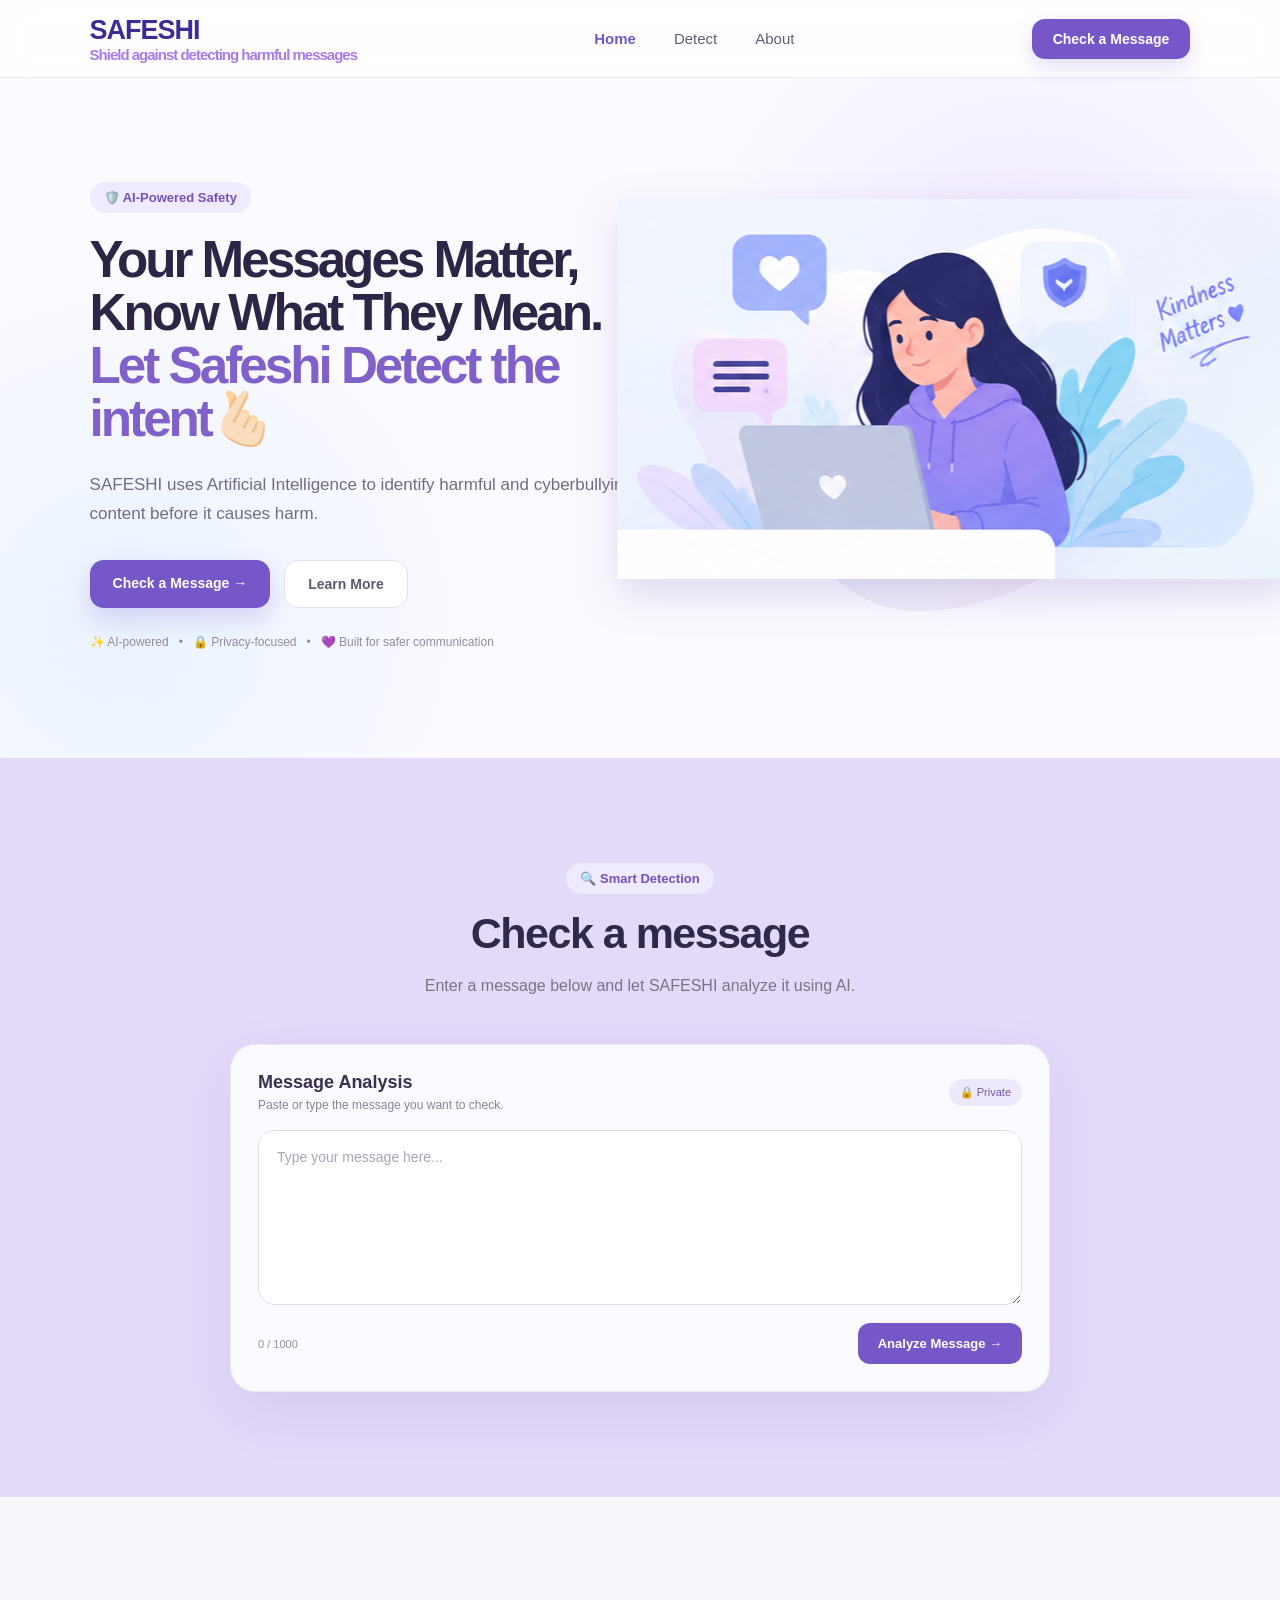
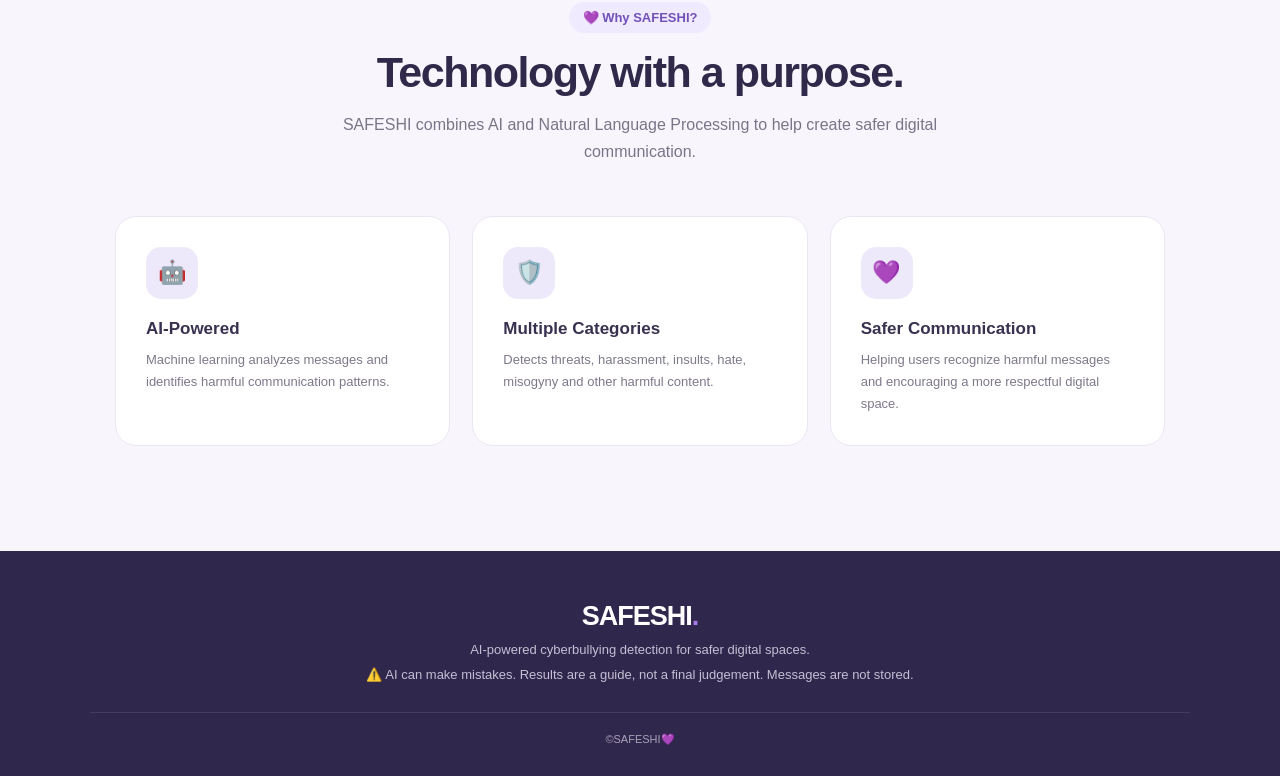
<file: index.html>
<!DOCTYPE html>
<html lang="en">
<head>
    <meta charset="UTF-8">
    <meta name="viewport" content="width=device-width, initial-scale=1.0">

    <title>SAFESHI — AI Cyberbullying Detection</title>

    <link rel="stylesheet" href="frontend/safeshi.css">
</head>

<body>

    <!-- NAVBAR -->
    <header class="navbar">
        <div class="logo">
            SAFESHI<span></span><br>
           <h6>Shield against detecting harmful messages</h6>
            
        </div>

        <nav>
            <a href="#home">Home</a>
            <a href="#detect">Detect</a>
            <a href="#about">About</a>
        </nav>

        <a href="#detect" class="nav-button">
            Check a Message
        </a>
    </header>


    <!-- HERO SECTION -->
    <section class="hero" id="home">

        <div class="hero-content">

            <div class="tag">
                🛡️ AI-Powered Safety
            </div>

            <h1>
                Your Messages Matter,<br>
                Know What They Mean.
                <span>Let Safeshi Detect the intent🫰🏻</span>
            
            </h1>

            <p>
                SAFESHI uses Artificial Intelligence to identify
                harmful and cyberbullying content before it causes harm.
            </p>

            <div class="hero-buttons">
                <a href="#detect" class="primary-button">
                    Check a Message →
                </a>

                <a href="#about" class="secondary-button">
                    Learn More
                </a>
            </div>

            <div class="trust-text">
                ✨ AI-powered &nbsp; • &nbsp; 🔒 Privacy-focused &nbsp; • &nbsp; 💜 Built for safer communication
            </div>

        </div>


        <!-- HERO ILLUSTRATION -->
        <div class="hero-visual">

            <div class="blob"></div>

            

            <div class="illustration">
                <div class="shield">
                    <div class="hero-image">
                    <img
                    src="frontend/girl_illustration.png"
                    alt="Girl using laptop for safer online communication">
                    </div>
                </div>
            </div>



            
            

        

    </section>


    <!-- DETECTION SECTION -->
    <section class="detect-section" id="detect">

        <div class="section-heading">

            <div class="tag">
                🔍 Smart Detection
            </div>

            <h2>
                Check a message
            </h2>

            <p>
                Enter a message below and let SAFESHI analyze
                it using AI.
            </p>

        </div>


        <div class="detector-card">

            <div class="input-header">
                <div>
                    <h3>Message Analysis</h3>
                    <p>Paste or type the message you want to check.</p>
                </div>

                <span class="secure-badge">
                    🔒 Private
                </span>
            </div>


            <textarea
                id="messageInput"
                placeholder="Type your message here..."
                maxlength="1000"
            ></textarea>


            <div class="input-footer">

                <span id="characterCount">
                    0 / 1000
                </span>

                <button id="detectButton">
                    Analyze Message →
                </button>

            </div>


            <!-- RESULT -->
            <div id="resultCard" class="result-card hidden">

                <div class="result-icon" id="resultIcon">
                    ✓
                </div>

                <div class="result-content">

                    <span class="result-label">
                        Detection Result
                    </span>

                    <h3 id="resultCategory">
                        Non-Bullying
                    </h3>

                    <p id="resultConfidence">
                        Confidence: 0%
                    </p>

                </div>

            </div>

        </div>

    </section>


    <!-- FEATURES -->
    <section class="features" id="about">

        <div class="section-heading">

            <div class="tag">
                💜 Why SAFESHI?
            </div>

            <h2>
                Technology with a purpose.
            </h2>

            <p>
                SAFESHI combines AI and Natural Language Processing
                to help create safer digital communication.
            </p>

        </div>


        <div class="feature-grid">

            <div class="feature-card">
                <div class="feature-icon">🤖</div>

                <h3>AI-Powered</h3>

                <p>
                    Machine learning analyzes messages and
                    identifies harmful communication patterns.
                </p>
            </div>


            <div class="feature-card">
                <div class="feature-icon">🛡️</div>

                <h3>Multiple Categories</h3>

                <p>
                    Detects threats, harassment, insults,
                    hate, misogyny and other harmful content.
                </p>
            </div>


            <div class="feature-card">
                <div class="feature-icon">💜</div>

                <h3>Safer Communication</h3>

                <p>
                    Helping users recognize harmful messages
                    and encouraging a more respectful digital space.
                </p>
            </div>

        </div>

    </section>


    <!-- FOOTER -->
    <footer>

        <div class="footer-logo">
            SAFESHI<span>.</span>
        </div>

        <p>
            AI-powered cyberbullying detection for safer digital spaces.
        </p>
        <p>⚠️ AI can make mistakes. Results are a guide, not a final judgement. Messages are not stored.</p>

        <div class="footer-bottom">
            ©SAFESHI💜
        </div>

    </footer>


    <script src="frontend/safeshi.js"></script>

</body>
</html>
</file>
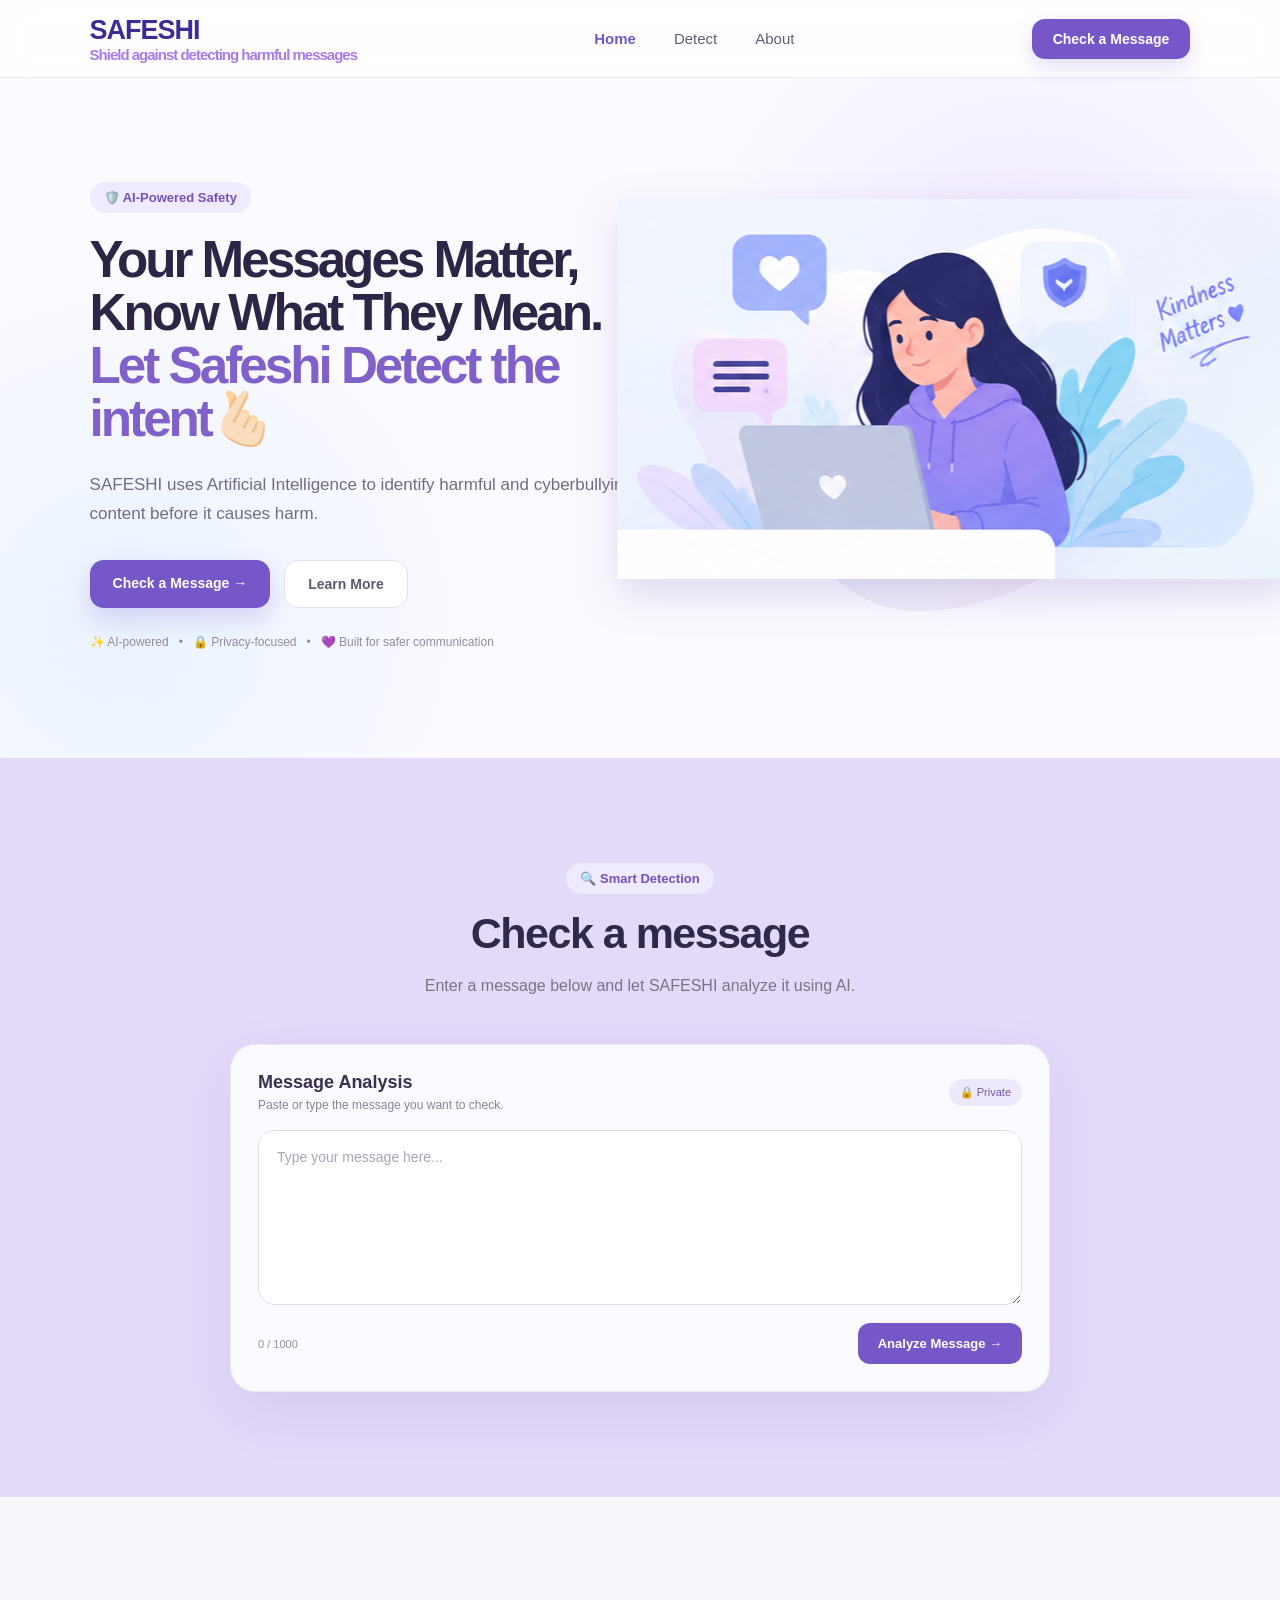
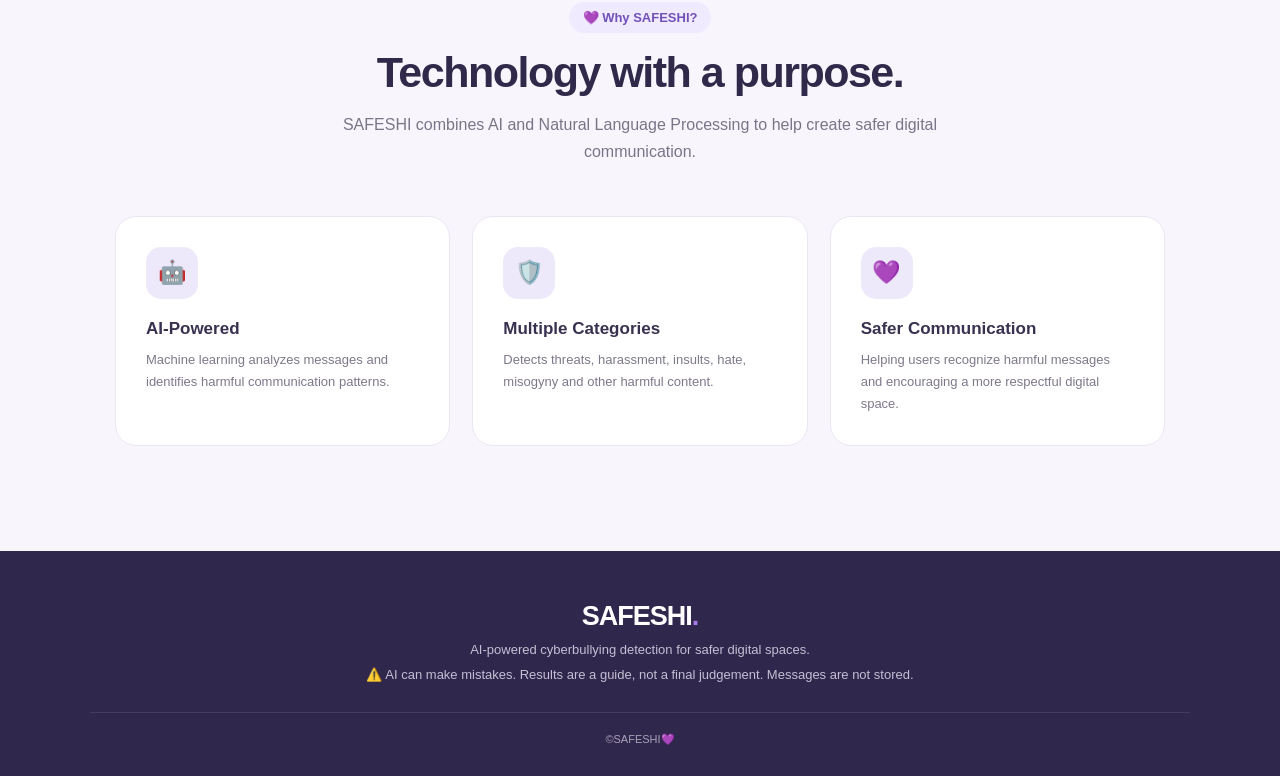
<file: frontend/safeshi.html>
<!DOCTYPE html>
<html lang="en">
<head>
    <meta charset="UTF-8">
    <meta name="viewport" content="width=device-width, initial-scale=1.0">

    <title>SAFESHI — AI Cyberbullying Detection</title>

    <link rel="stylesheet" href="safeshi.css">
</head>

<body>

    <!-- NAVBAR -->
    <header class="navbar">
        <div class="logo">
            SAFESHI<span></span><br>
           <h6>Shield against detecting harmful messages</h6>
            
        </div>

        <nav>
            <a href="#home">Home</a>
            <a href="#detect">Detect</a>
            <a href="#about">About</a>
        </nav>

        <a href="#detect" class="nav-button">
            Check a Message
        </a>
    </header>


    <!-- HERO SECTION -->
    <section class="hero" id="home">

        <div class="hero-content">

            <div class="tag">
                🛡️ AI-Powered Safety
            </div>

            <h1>
                Your Messages Matter,<br>
                Know What They Mean.
                <span>Let Safeshi Detect the intent🫰🏻</span>
            
            </h1>

            <p>
                SAFESHI uses Artificial Intelligence to identify
                harmful and cyberbullying content before it causes harm.
            </p>

            <div class="hero-buttons">
                <a href="#detect" class="primary-button">
                    Check a Message →
                </a>

                <a href="#about" class="secondary-button">
                    Learn More
                </a>
            </div>

            <div class="trust-text">
                ✨ AI-powered &nbsp; • &nbsp; 🔒 Privacy-focused &nbsp; • &nbsp; 💜 Built for safer communication
            </div>

        </div>


        <!-- HERO ILLUSTRATION -->
        <div class="hero-visual">

            <div class="blob"></div>

            

            <div class="illustration">
                <div class="shield">
                    <div class="hero-image">
                    <img
                    src="girl_illustration.png"
                    alt="Girl using laptop for safer online communication">
                    </div>
                </div>
            </div>



            
            

        

    </section>


    <!-- DETECTION SECTION -->
    <section class="detect-section" id="detect">

        <div class="section-heading">

            <div class="tag">
                🔍 Smart Detection
            </div>

            <h2>
                Check a message
            </h2>

            <p>
                Enter a message below and let SAFESHI analyze
                it using AI.
            </p>

        </div>


        <div class="detector-card">

            <div class="input-header">
                <div>
                    <h3>Message Analysis</h3>
                    <p>Paste or type the message you want to check.</p>
                </div>

                <span class="secure-badge">
                    🔒 Private
                </span>
            </div>


            <textarea
                id="messageInput"
                placeholder="Type your message here..."
                maxlength="1000"
            ></textarea>


            <div class="input-footer">

                <span id="characterCount">
                    0 / 1000
                </span>

                <button id="detectButton">
                    Analyze Message →
                </button>

            </div>


            <!-- RESULT -->
            <div id="resultCard" class="result-card hidden">

                <div class="result-icon" id="resultIcon">
                    ✓
                </div>

                <div class="result-content">

                    <span class="result-label">
                        Detection Result
                    </span>

                    <h3 id="resultCategory">
                        Non-Bullying
                    </h3>

                    <p id="resultConfidence">
                        Confidence: 0%
                    </p>

                </div>

            </div>

        </div>

    </section>


    <!-- FEATURES -->
    <section class="features" id="about">

        <div class="section-heading">

            <div class="tag">
                💜 Why SAFESHI?
            </div>

            <h2>
                Technology with a purpose.
            </h2>

            <p>
                SAFESHI combines AI and Natural Language Processing
                to help create safer digital communication.
            </p>

        </div>


        <div class="feature-grid">

            <div class="feature-card">
                <div class="feature-icon">🤖</div>

                <h3>AI-Powered</h3>

                <p>
                    Machine learning analyzes messages and
                    identifies harmful communication patterns.
                </p>
            </div>


            <div class="feature-card">
                <div class="feature-icon">🛡️</div>

                <h3>Multiple Categories</h3>

                <p>
                    Detects threats, harassment, insults,
                    hate, misogyny and other harmful content.
                </p>
            </div>


            <div class="feature-card">
                <div class="feature-icon">💜</div>

                <h3>Safer Communication</h3>

                <p>
                    Helping users recognize harmful messages
                    and encouraging a more respectful digital space.
                </p>
            </div>

        </div>

    </section>


    <!-- FOOTER -->
    <footer>

        <div class="footer-logo">
            SAFESHI<span>.</span>
        </div>

        <p>
            AI-powered cyberbullying detection for safer digital spaces.
        </p>
        <p>⚠️ AI can make mistakes. Results are a guide, not a final judgement. Messages are not stored.</p>

        <div class="footer-bottom">
            ©SAFESHI💜
        </div>

    </footer>


    <script src="safeshi.js"></script>

</body>
</html>
</file>
<file: frontend/safeshi.css>
/* ================================
   SAFESHI — MAIN STYLES
================================ */

* {
    margin: 0;
    padding: 0;
    box-sizing: border-box;
}

html {
    scroll-behavior: smooth;
}

body {
    font-family: "Segoe UI", Arial, sans-serif;
    background: #fbfaff;
    color: #25213b;
    overflow-x: hidden;
}


/* ================================
   NAVBAR
================================ */

.navbar {
    width: 100%;
    height: 78px;
    padding: 0 7%;
    display: flex;
    align-items: center;
    justify-content: space-between;
    background: rgba(255, 255, 255, 0.82);
    backdrop-filter: blur(15px);
    position: sticky;
    top: 0;
    z-index: 100;
    border-bottom: 1px solid #eeeaf7;
}

.logo,
.footer-logo {
    font-size: 27px;
    font-weight: 800;
    letter-spacing: -1px;
    color: #3f2b95;
}

.logo span,
.footer-logo span {
    color: #a879e8;
   
}


.logo h6 {
    /* styles here */
    font-size: 15px;
    color: #a879e8;
    
}

.navbar nav {
    display: flex;
    gap: 38px;
}

.navbar nav a {
    text-decoration: none;
    color: #625d75;
    font-size: 15px;
    font-weight: 500;
    transition: 0.3s;
}

.navbar nav a:hover {
    color: #8060c8;
}

.nav-button {
    text-decoration: none;
    background: #7657c8;
    color: white;
    padding: 12px 21px;
    border-radius: 13px;
    font-size: 14px;
    font-weight: 600;
    box-shadow: 0 8px 20px rgba(118, 87, 200, 0.2);
    transition: 0.3s;
}

.nav-button:hover {
    transform: translateY(-2px);
    box-shadow: 0 12px 25px rgba(118, 87, 200, 0.28);
}


/* ================================
   HERO
================================ */

.hero {
    min-height: 680px;
    padding: 75px 7% 80px;
    display: flex;
    align-items: center;
    justify-content: space-between;
    gap: 60px;
    position: relative;
    overflow: hidden;
    background:
        radial-gradient(circle at 80% 35%, #eee5ff 0%, transparent 30%),
        radial-gradient(circle at 10% 80%, #e9f3ff 0%, transparent 27%),
        #fbfaff;
}

.hero-content {
    width: 52%;
    position: relative;
    z-index: 2;
}

.tag {
    display: inline-flex;
    align-items: center;
    gap: 7px;
    padding: 8px 14px;
    border-radius: 30px;
    background: #f0eaff;
    color: #7252b7;
    font-size: 13px;
    font-weight: 600;
    margin-bottom: 20px;
}

.hero h1 {
    font-size: clamp(40px, 4vw, 65px);
    line-height: 1.04;
    letter-spacing: -3px;
    color: #2c2545;
    max-width: 600px;
}

.hero h1 span {
    display: block;
    color: #8060c9;
}

.hero p {
    margin-top: 25px;
    max-width: 580px;
    color: #716c81;
    font-size: 17px;
    line-height: 1.7;
}

.hero-buttons {
    display: flex;
    gap: 14px;
    margin-top: 32px;
}

.primary-button,
.secondary-button {
    text-decoration: none;
    padding: 15px 23px;
    border-radius: 14px;
    font-size: 14px;
    font-weight: 650;
    transition: 0.3s;
}

.primary-button {
    background: #7657c8;
    color: white;
    box-shadow: 0 10px 25px rgba(118, 87, 200, 0.22);
}

.primary-button:hover {
    transform: translateY(-3px);
}

.secondary-button {
    color: #5e5872;
    background: white;
    border: 1px solid #e5e0f0;
}

.secondary-button:hover {
    border-color: #c7b9e8;
}

.trust-text {
    margin-top: 27px;
    font-size: 12px;
    color: #918b9f;
}


/* ================================
   HERO ILLUSTRATION
================================ */

.hero-visual {
    width: 43%;
    min-height: 460px;
    position: relative;
    display: flex;
    justify-content: center;
    align-items: center;
}

.blob {
    width: 390px;
    height: 390px;
    position: absolute;
    border-radius: 47% 53% 60% 40% / 43% 45% 55% 57%;
    background: linear-gradient(
        145deg,
        #eee4ff,
        #e5efff,
        #f9e7f4
    );
    animation: floatingBlob 7s ease-in-out infinite;
}

@keyframes floatingBlob {
    0%, 100% {
        transform: rotate(0deg) scale(1);
    }

    50% {
        transform: rotate(5deg) scale(1.03);
    }
}

.illustration {
    width: 310px;
    height: 350px;
    position: relative;
    z-index: 2;
}

.shield {
    position: absolute;
    left: 50%;
    top: 75px;
    transform: translateX(-50%);
    width: 135px;
    height: 160px;
    background: linear-gradient(145deg, #9a7de0, #6f55bd);
    display: flex;
    align-items: center;
    justify-content: center;
    font-size: 55px;
    filter: drop-shadow(0 15px 20px rgba(93, 67, 160, 0.18));
}




.head {
    width: 55px;
    height: 55px;
    background: #ffd8c8;
    border-radius: 50%;
    margin: auto;
}

.body {
    width: 88px;
    height: 110px;
    margin-top: 5px;
    border-radius: 45px 45px 15px 15px;
    background: #91a9df;
}

.person-right .body {
    background: #dba2ca;
}

.heart {
    position: absolute;
    z-index: 4;
    left: 50%;
    bottom: 12px;
    transform: translateX(-50%);
    font-size: 35px;
}


/* ================================
   FLOATING CARDS
================================ */

.floating-card {
    position: absolute;
    z-index: 5;
    display: flex;
    align-items: center;
    gap: 10px;
    padding: 13px 16px;
    background: rgba(255, 255, 255, 0.9);
    border: 1px solid rgba(255, 255, 255, 0.8);
    border-radius: 16px;
    box-shadow: 0 15px 35px rgba(79, 61, 126, 0.12);
    backdrop-filter: blur(10px);
}

.floating-card > div {
    display: flex;
    flex-direction: column;
}

.floating-card strong {
    color: #40375c;
    font-size: 12px;
}

.floating-card small {
    color: #918b9f;
    font-size: 10px;
    margin-top: 3px;
}

.card-one {
    top: 75px;
    left: 0;
    animation: floatingCard 4s ease-in-out infinite;
}

.card-two {
    bottom: 55px;
    right: 0;
    animation: floatingCard 4s ease-in-out infinite reverse;
}

@keyframes floatingCard {
    0%, 100% {
        transform: translateY(0);
    }

    50% {
        transform: translateY(-10px);
    }
}


/* ================================
   DETECTION SECTION
================================ */

.detect-section {
    padding: 105px 7%;
    background: #e3d9f9;
}

.section-heading {
    text-align: center;
    max-width: 650px;
    margin: auto;
}

.section-heading .tag {
    margin-bottom: 15px;
}

.section-heading h2 {
    font-size: 43px;
    letter-spacing: -1.5px;
    color: #30294a;
}

.section-heading p {
    margin-top: 14px;
    color: #7a7487;
    line-height: 1.7;
}


/* ================================
   DETECTOR CARD
================================ */

.detector-card {
    max-width: 820px;
    margin: 45px auto 0;
    padding: 27px;
    background: #fbfaff;
    border: 1px solid #ebe6f4;
    border-radius: 25px;
    box-shadow: 0 20px 60px rgba(74, 53, 120, 0.08);
}

.input-header {
    display: flex;
    justify-content: space-between;
    align-items: center;
    margin-bottom: 18px;
}

.input-header h3 {
    color: #38304f;
    font-size: 18px;
}

.input-header p {
    color: #898294;
    font-size: 12px;
    margin-top: 5px;
}

.secure-badge {
    padding: 7px 11px;
    border-radius: 20px;
    background: #eee9fa;
    color: #7157aa;
    font-size: 11px;
}

textarea {
    width: 100%;
    height: 175px;
    resize: vertical;
    border: 1px solid #e2ddec;
    border-radius: 17px;
    padding: 18px;
    font-family: inherit;
    font-size: 14px;
    color: #373147;
    outline: none;
    background: white;
    transition: 0.3s;
}

textarea::placeholder {
    color: #aaa4b4;
}

textarea:focus {
    border-color: #aa91dc;
    box-shadow: 0 0 0 4px #f0ebfb;
}

.input-footer {
    margin-top: 14px;
    display: flex;
    align-items: center;
    justify-content: space-between;
}

#characterCount {
    font-size: 11px;
    color: #9891a2;
}

#detectButton {
    border: none;
    padding: 13px 20px;
    border-radius: 12px;
    background: #7657c8;
    color: white;
    font-size: 13px;
    font-weight: 600;
    cursor: pointer;
    transition: 0.3s;
}

#detectButton:hover {
    background: #6649b4;
    transform: translateY(-2px);
}

#detectButton:disabled {
    opacity: 0.6;
    cursor: not-allowed;
    transform: none;
}


/* ================================
   RESULT CARD
================================ */

.result-card {
    margin-top: 22px;
    padding: 18px;
    border-radius: 17px;
    background: white;
    border: 1px solid #e6e0f0;
    display: flex;
    align-items: center;
    gap: 15px;
}

.result-card.hidden {
    display: none;
}

.result-icon {
    width: 48px;
    height: 48px;
    border-radius: 14px;
    display: flex;
    align-items: center;
    justify-content: center;
    background: #e7f7ee;
    color: #32905a;
    font-size: 20px;
    font-weight: bold;
}

.result-label {
    color: #9992a5;
    font-size: 11px;
}

.result-content h3 {
    margin-top: 3px;
    color: #39314f;
    font-size: 18px;
}

.result-content p {
    margin-top: 4px;
    color: #7d7689;
    font-size: 12px;
}


/* ================================
   FEATURES
================================ */

.features {
    padding: 105px 7%;
    background: #f8f6fc;
}

.feature-grid {
    max-width: 1050px;
    margin: 50px auto 0;
    display: grid;
    grid-template-columns: repeat(3, 1fr);
    gap: 22px;
}

.feature-card {
    padding: 30px;
    background: white;
    border: 1px solid #ebe6f3;
    border-radius: 21px;
    transition: 0.3s;
}

.feature-card:hover {
    transform: translateY(-5px);
    box-shadow: 0 15px 35px rgba(75, 57, 116, 0.08);
}

.feature-icon {
    width: 52px;
    height: 52px;
    display: flex;
    align-items: center;
    justify-content: center;
    border-radius: 15px;
    background: #eee8fb;
    font-size: 23px;
    margin-bottom: 20px;
}

.feature-card h3 {
    color: #39314f;
    font-size: 17px;
}

.feature-card p {
    color: #7f788a;
    font-size: 13px;
    line-height: 1.7;
    margin-top: 10px;
}


/* ================================
   FOOTER
================================ */

footer {
    padding: 50px 7% 30px;
    text-align: center;
    background: #30274c;
    color: white;
}

.footer-logo {
    color: white;
}

footer p {
    color: #c5bfd5;
    margin-top: 10px;
    font-size: 13px;
}

.footer-bottom {
    margin-top: 30px;
    padding-top: 20px;
    border-top: 1px solid rgba(255, 255, 255, 0.1);
    color: #a9a2ba;
    font-size: 11px;
}


/* ================================
   RESPONSIVE
================================ */

@media (max-width: 900px) {

    .hero {
        flex-direction: column;
        text-align: center;
        padding-top: 55px;
    }

    .hero-content {
        width: 100%;
    }

    .hero p {
        margin-left: auto;
        margin-right: auto;
    }

    .hero-buttons {
        justify-content: center;
    }

    .hero-visual {
        width: 100%;
    }

    .feature-grid {
        grid-template-columns: 1fr;
        max-width: 500px;
    }
}


@media (max-width: 650px) {

    .navbar {
        padding: 0 5%;
    }

    .navbar nav {
        display: none;
    }

    .nav-button {
        padding: 10px 14px;
        font-size: 12px;
    }

    .hero {
        padding-left: 5%;
        padding-right: 5%;
    }

    .hero h1 {
        font-size: 43px;
        letter-spacing: -2px;
    }

    .hero-visual {
        transform: scale(0.82);
        margin-top: -20px;
        margin-bottom: -35px;
    }

    .hero-buttons {
        flex-direction: column;
    }

    .detect-section,
    .features {
        padding-left: 5%;
        padding-right: 5%;
    }

    .section-heading h2 {
        font-size: 34px;
    }

    .detector-card {
        padding: 18px;
    }

    .input-header {
        align-items: flex-start;
        gap: 10px;
    }

    .input-footer {
        align-items: flex-end;
        gap: 15px;
    }

    #detectButton {
        padding: 12px 15px;
    }
}

/* ===== SEVERITY COLORS (added) ===== */
.result-card[data-severity="safe"]      { --sev: #32905a; --sev-bg: #e7f7ee; }
.result-card[data-severity="medium"]    { --sev: #ea580c; --sev-bg: #ffedd5; }
.result-card[data-severity="high"]      { --sev: #dc2626; --sev-bg: #fee2e2; }
.result-card[data-severity="uncertain"] { --sev: #a16207; --sev-bg: #fef9c3; }

.result-card[data-severity]                      { border-color: var(--sev); }
.result-card[data-severity] .result-icon         { background: var(--sev-bg); color: var(--sev); }
.result-card[data-severity] .result-content h3   { color: var(--sev); }

/* ===== NAV: active link + anchor offset (added) ===== */
.navbar nav a.active { color: #7657c8; font-weight: 700; }
section { scroll-margin-top: 78px; } /* sticky navbar no longer hides headings */
</file>
